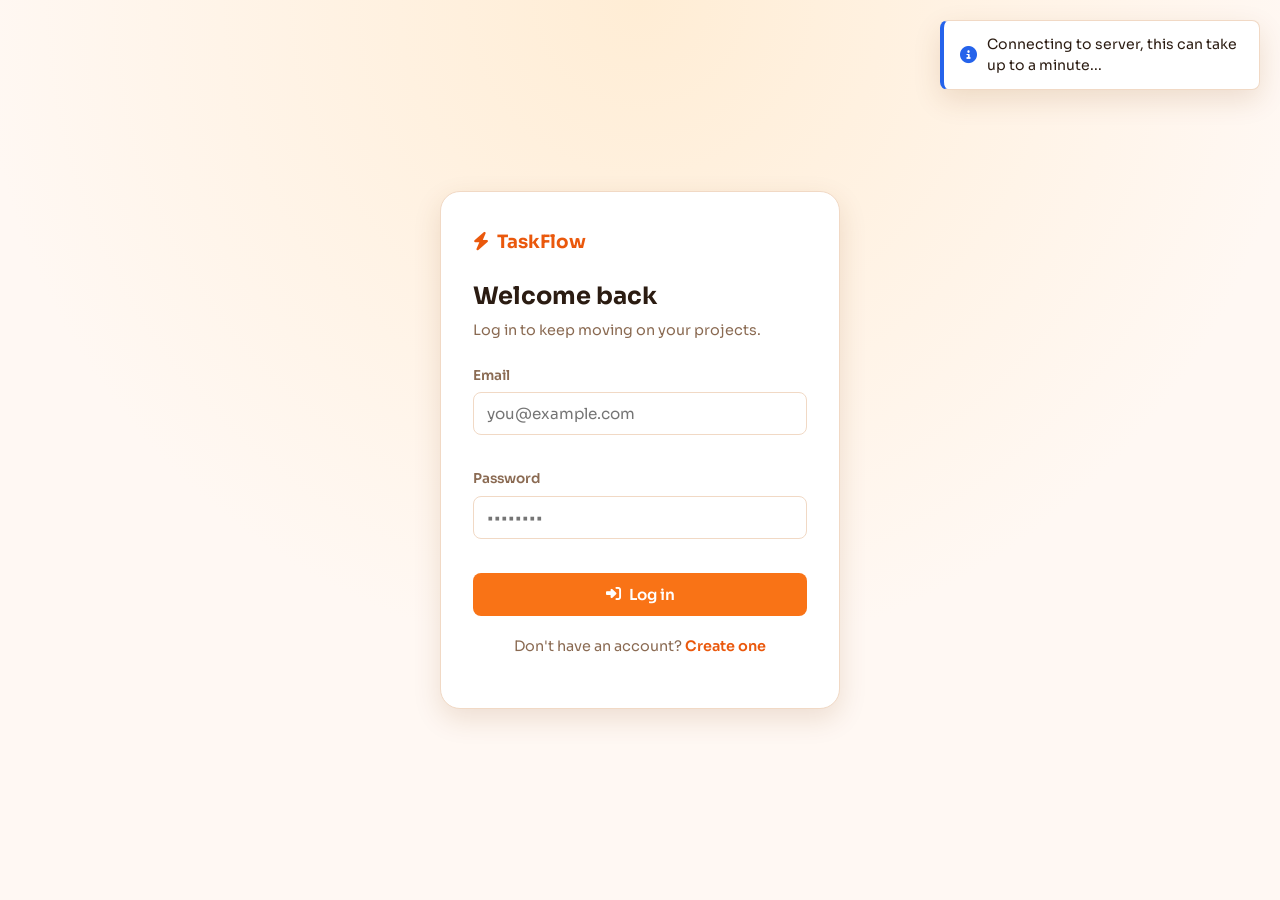
<file: frontend/index.html>
<!DOCTYPE html>
<html lang="en">
<head>
<meta charset="UTF-8">
<meta name="viewport" content="width=device-width, initial-scale=1.0">
<title>TaskFlow — Dashboard</title>
<link rel="icon" type="image/svg+xml" href="data:image/svg+xml,%3Csvg xmlns='http://www.w3.org/2000/svg' viewBox='0 0 100 100'%3E%3Crect width='100' height='100' rx='22' fill='%23f97316'/%3E%3Cpath d='M55 15 L28 55 H48 L42 85 L74 42 H52 Z' fill='white'/%3E%3C/svg%3E">

<link rel="preconnect" href="https://fonts.googleapis.com">
<link rel="preconnect" href="https://fonts.gstatic.com" crossorigin>
<link href="https://fonts.googleapis.com/css2?family=Sora:wght@400;500;600;700;800&display=swap" rel="stylesheet">
<link rel="stylesheet" href="https://cdnjs.cloudflare.com/ajax/libs/font-awesome/6.5.1/css/all.min.css">
<link rel="stylesheet" href="styles.css">
</head>
<body>

<header class="app-header">
  <div class="app-header-inner">
    <div class="brand">
      <i class="fa-solid fa-bolt"></i>
      <span>TaskFlow</span>
    </div>
    <div class="header-actions">
      <span id="current-user-name" class="current-user"></span>
      <button id="logout-btn" type="button" class="btn btn-ghost btn-small">
        <i class="fa-solid fa-right-from-bracket"></i> Logout
      </button>
    </div>
  </div>
</header>

<main class="app-main">

  <!-- ===== Projects view ===== -->
  <section id="projects-view" class="view">
    <div class="view-heading">
      <h1>Your Projects</h1>
      <p class="view-subtitle">Pick a project to see its tasks, or create a new one.</p>
    </div>

    <form id="add-project-form" class="inline-form" novalidate>
      <input type="text" id="project-name-input" placeholder="New project name">
      <input type="text" id="project-description-input" placeholder="Description (optional)">
      <button type="submit" class="btn btn-primary">
        <i class="fa-solid fa-plus"></i> Add project
      </button>
    </form>
    <span class="field-error" id="project-name-error"></span>

    <div id="projects-list" class="projects-grid"></div>
    <p id="projects-empty" class="empty-state hidden">
      <i class="fa-regular fa-folder-open"></i> No projects yet — create your first one above.
    </p>
  </section>

  <!-- ===== Tasks view ===== -->
  <section id="tasks-view" class="view hidden">
    <button id="back-to-projects" type="button" class="btn btn-ghost back-btn">
      <i class="fa-solid fa-arrow-left"></i> Back to projects
    </button>

    <div class="view-heading tasks-heading-row">
      <div>
        <h1 id="tasks-project-name"></h1>
        <p class="view-subtitle" id="tasks-project-description"></p>
      </div>
      <button type="button" id="open-add-task-btn" class="btn btn-primary">
        <i class="fa-solid fa-plus"></i> Add new task
      </button>
    </div>

    <div id="project-stats" class="stats-panel"></div>

    <div class="task-list-heading">
      <h2>Tasks</h2>
      <div class="task-list-controls">
        <div class="search-group">
          <div class="search-bar">
            <i class="fa-solid fa-magnifying-glass search-icon"></i>
            <input type="text" id="task-search-input" placeholder="Search by title...">
          </div>
          <label class="toggle-switch" for="exact-search-toggle">
            <input type="checkbox" id="exact-search-toggle">
            <span class="toggle-switch-track"><span class="toggle-switch-thumb"></span></span>
            <span class="toggle-switch-text">Exact search</span>
          </label>
        </div>
        <div class="sort-toggle" role="group" aria-label="Sort tasks">
          <span class="sort-toggle-label">Sort by</span>
          <button type="button" id="sort-priority-btn" class="toggle-btn" data-sort="priority">
            <i class="fa-solid fa-arrow-down-wide-short"></i> Priority
          </button>
          <button type="button" id="sort-due-date-btn" class="toggle-btn" data-sort="due_date">
            <i class="fa-regular fa-calendar"></i> Due date
          </button>
        </div>
      </div>
    </div>
    <div id="task-list" class="task-list"></div>
    <p id="task-list-empty" class="empty-state hidden">
      <i class="fa-regular fa-clipboard"></i> No tasks yet — add your first one above.
    </p>
    <div id="task-pagination" class="pagination hidden">
      <button type="button" id="task-prev-page-btn" class="btn btn-ghost btn-small">
        <i class="fa-solid fa-chevron-left"></i> Prev
      </button>
      <span id="task-page-indicator" class="pagination-indicator"></span>
      <button type="button" id="task-next-page-btn" class="btn btn-ghost btn-small">
        Next <i class="fa-solid fa-chevron-right"></i>
      </button>
    </div>
  </section>

</main>

<!-- ===== Add task modal ===== -->
<div id="add-task-modal" class="modal-overlay hidden">
  <div class="modal" role="dialog" aria-modal="true" aria-labelledby="add-task-modal-title">
    <div class="modal-header">
      <h2 id="add-task-modal-title">Add a new task</h2>
      <button type="button" id="close-add-task-modal-btn" class="icon-btn" title="Close">
        <i class="fa-solid fa-xmark"></i>
      </button>
    </div>

    <div class="task-forms">
      <form id="add-task-form" class="card task-form" novalidate>
        <h2><i class="fa-solid fa-list-check"></i> Add a task</h2>

        <div class="field">
          <label for="task-title-input">Title</label>
          <input type="text" id="task-title-input" placeholder="e.g. Design the landing page">
          <span class="field-error" id="task-title-error"></span>
        </div>

        <div class="field">
          <label for="task-description-input">Description (optional)</label>
          <textarea id="task-description-input" rows="2" placeholder="Any extra detail"></textarea>
        </div>

        <div class="field-row">
          <div class="field">
            <label for="task-due-date-input">Due date</label>
            <input type="text" id="task-due-date-input" placeholder="e.g. 2026-08-15">
          </div>
          <div class="field">
            <label for="task-priority-input">Priority</label>
            <select id="task-priority-input">
              <option value="low">Low</option>
              <option value="medium" selected>Medium</option>
              <option value="high">High</option>
            </select>
          </div>
        </div>

        <button type="submit" class="btn btn-primary btn-block">
          <i class="fa-solid fa-plus"></i> Add task
        </button>
      </form>

      <form id="quick-add-form" class="card task-form quick-add-form" novalidate>
        <h2><i class="fa-solid fa-wand-magic-sparkles"></i> Quick add with AI</h2>
        <p class="quick-add-hint">
          Describe the task in one sentence — priority and due date are picked up automatically.
        </p>

        <div class="field">
          <label for="quick-add-input">Description</label>
          <textarea id="quick-add-input" rows="4" placeholder="e.g. Finish the report next Friday, it's urgent"></textarea>
          <span class="field-error" id="quick-add-error"></span>
        </div>

        <button type="submit" class="btn btn-accent btn-block">
          <i class="fa-solid fa-wand-magic-sparkles"></i> Quick add
        </button>
      </form>
    </div>
  </div>
</div>

<div id="toast-container" class="toast-container"></div>

<script src="js/config.js"></script>
<script src="js/storage.js"></script>
<script src="js/api.js"></script>
<script src="js/toast.js"></script>
<script src="js/server-status.js"></script>
<script src="js/ui-utils.js"></script>
<script src="js/app.js"></script>
</body>
</html>
</file>
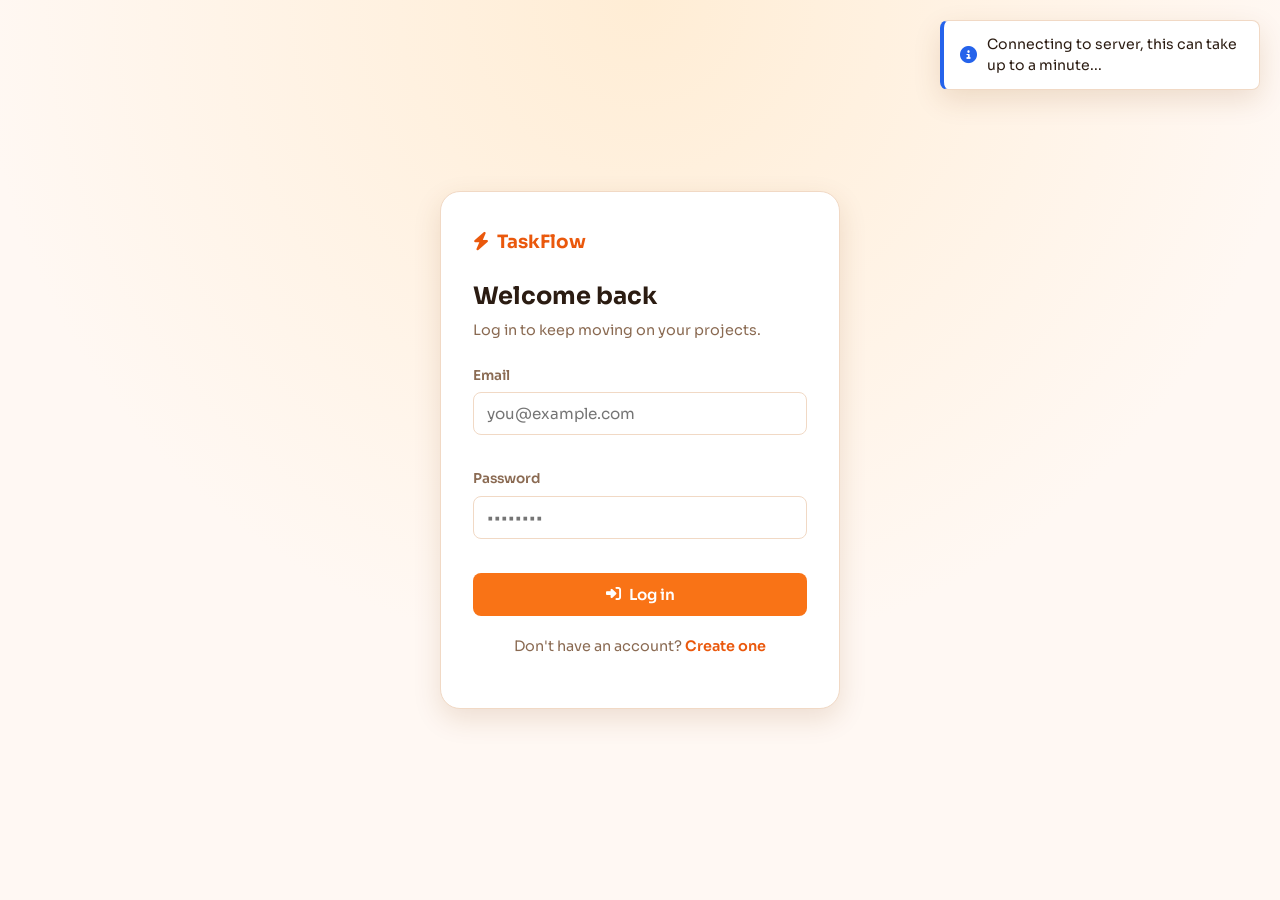
<file: frontend/login.html>
<!DOCTYPE html>
<html lang="en">
<head>
<meta charset="UTF-8">
<meta name="viewport" content="width=device-width, initial-scale=1.0">
<title>TaskFlow — Log in</title>
<link rel="icon" type="image/svg+xml" href="data:image/svg+xml,%3Csvg xmlns='http://www.w3.org/2000/svg' viewBox='0 0 100 100'%3E%3Crect width='100' height='100' rx='22' fill='%23f97316'/%3E%3Cpath d='M55 15 L28 55 H48 L42 85 L74 42 H52 Z' fill='white'/%3E%3C/svg%3E">

<link rel="preconnect" href="https://fonts.googleapis.com">
<link rel="preconnect" href="https://fonts.gstatic.com" crossorigin>
<link href="https://fonts.googleapis.com/css2?family=Sora:wght@400;500;600;700;800&display=swap" rel="stylesheet">
<link rel="stylesheet" href="https://cdnjs.cloudflare.com/ajax/libs/font-awesome/6.5.1/css/all.min.css">
<link rel="stylesheet" href="styles.css">
</head>
<body class="auth-body">

<div class="auth-card">
  <div class="auth-brand">
    <i class="fa-solid fa-bolt"></i>
    <span>TaskFlow</span>
  </div>

  <h1>Welcome back</h1>
  <p class="auth-subtitle">Log in to keep moving on your projects.</p>

  <form id="login-form" class="auth-form" novalidate>
    <div class="field">
      <label for="login-email">Email</label>
      <input type="email" id="login-email" name="email" placeholder="you@example.com" autocomplete="email">
      <span class="field-error" id="login-email-error"></span>
    </div>

    <div class="field">
      <label for="login-password">Password</label>
      <input type="password" id="login-password" name="password" placeholder="••••••••" autocomplete="current-password">
      <span class="field-error" id="login-password-error"></span>
    </div>

    <button type="submit" class="btn btn-primary btn-block">
      <i class="fa-solid fa-right-to-bracket"></i> Log in
    </button>
  </form>

  <p class="auth-switch">Don't have an account? <a href="register.html">Create one</a></p>
</div>

<div id="toast-container" class="toast-container"></div>

<script src="js/config.js"></script>
<script src="js/storage.js"></script>
<script src="js/api.js"></script>
<script src="js/toast.js"></script>
<script src="js/server-status.js"></script>
<script src="js/ui-utils.js"></script>
<script src="js/auth.js"></script>
</body>
</html>
</file>
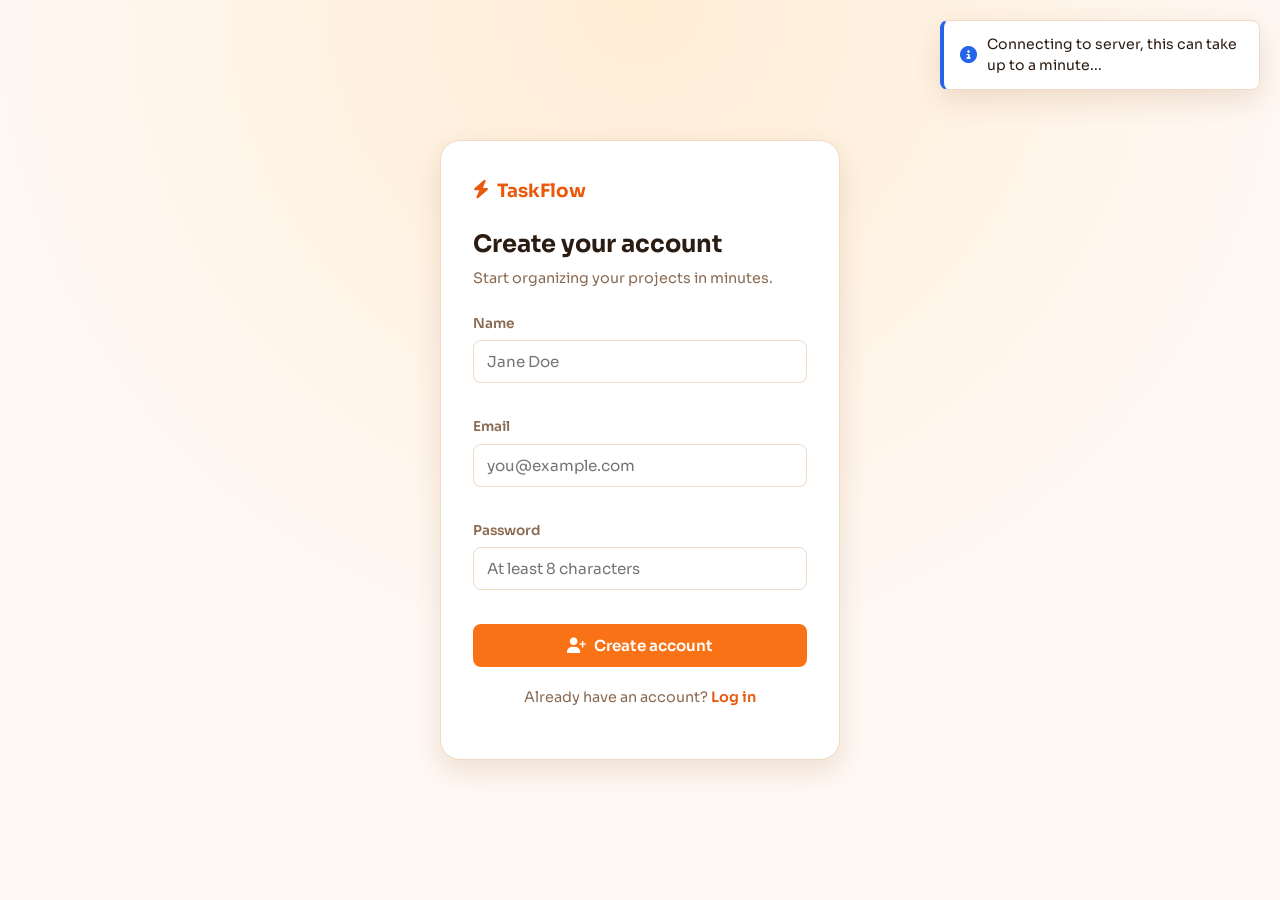
<file: frontend/register.html>
<!DOCTYPE html>
<html lang="en">
<head>
<meta charset="UTF-8">
<meta name="viewport" content="width=device-width, initial-scale=1.0">
<title>TaskFlow — Create account</title>
<link rel="icon" type="image/svg+xml" href="data:image/svg+xml,%3Csvg xmlns='http://www.w3.org/2000/svg' viewBox='0 0 100 100'%3E%3Crect width='100' height='100' rx='22' fill='%23f97316'/%3E%3Cpath d='M55 15 L28 55 H48 L42 85 L74 42 H52 Z' fill='white'/%3E%3C/svg%3E">

<link rel="preconnect" href="https://fonts.googleapis.com">
<link rel="preconnect" href="https://fonts.gstatic.com" crossorigin>
<link href="https://fonts.googleapis.com/css2?family=Sora:wght@400;500;600;700;800&display=swap" rel="stylesheet">
<link rel="stylesheet" href="https://cdnjs.cloudflare.com/ajax/libs/font-awesome/6.5.1/css/all.min.css">
<link rel="stylesheet" href="styles.css">
</head>
<body class="auth-body">

<div class="auth-card">
  <div class="auth-brand">
    <i class="fa-solid fa-bolt"></i>
    <span>TaskFlow</span>
  </div>

  <h1>Create your account</h1>
  <p class="auth-subtitle">Start organizing your projects in minutes.</p>

  <form id="register-form" class="auth-form" novalidate>
    <div class="field">
      <label for="register-name">Name</label>
      <input type="text" id="register-name" name="name" placeholder="Jane Doe" autocomplete="name">
      <span class="field-error" id="register-name-error"></span>
    </div>

    <div class="field">
      <label for="register-email">Email</label>
      <input type="email" id="register-email" name="email" placeholder="you@example.com" autocomplete="email">
      <span class="field-error" id="register-email-error"></span>
    </div>

    <div class="field">
      <label for="register-password">Password</label>
      <input type="password" id="register-password" name="password" placeholder="At least 8 characters" autocomplete="new-password">
      <span class="field-error" id="register-password-error"></span>
    </div>

    <button type="submit" class="btn btn-primary btn-block">
      <i class="fa-solid fa-user-plus"></i> Create account
    </button>
  </form>

  <p class="auth-switch">Already have an account? <a href="login.html">Log in</a></p>
</div>

<div id="toast-container" class="toast-container"></div>

<script src="js/config.js"></script>
<script src="js/storage.js"></script>
<script src="js/api.js"></script>
<script src="js/toast.js"></script>
<script src="js/server-status.js"></script>
<script src="js/ui-utils.js"></script>
<script src="js/auth.js"></script>
</body>
</html>
</file>
<file: frontend/styles.css>
/* ===== Theme tokens ===== */
:root {
  --font-sans: 'Sora', system-ui, -apple-system, sans-serif;

  --color-primary: #f97316;
  --color-primary-dark: #ea580c;
  --color-primary-darker: #c2410c;
  --color-primary-light: #ffedd5;

  --color-bg: #fff8f3;
  --color-surface: #ffffff;
  --color-surface-alt: #fffaf5;
  --color-border: #f1d9c5;
  --color-text: #2b1c12;
  --color-text-muted: #8a6a52;

  --color-success: #16a34a;
  --color-success-bg: #dcfce7;
  --color-danger: #dc2626;
  --color-danger-bg: #fee2e2;
  --color-info: #2563eb;
  --color-info-bg: #dbeafe;
  --color-warning-bg: #fef3c7;
  --color-warning-text: #b45309;

  --radius-sm: 8px;
  --radius-md: 14px;
  --radius-lg: 20px;

  --shadow-sm: 0 1px 3px rgba(124, 65, 8, 0.1);
  --shadow-md: 0 10px 28px rgba(124, 65, 8, 0.14);

  --transition-fast: 150ms ease;
}

/* ===== Reset & base ===== */
*, *::before, *::after {
  box-sizing: border-box;
}

html, body {
  margin: 0;
  padding: 0;
}

body {
  font-family: var(--font-sans);
  background: var(--color-bg);
  color: var(--color-text);
  line-height: 1.5;
  -webkit-font-smoothing: antialiased;
}

h1, h2, h3 {
  font-family: var(--font-sans);
  margin: 0;
}

a {
  color: inherit;
}

.hidden {
  display: none !important;
}

/* ===== Buttons ===== */
.btn {
  display: inline-flex;
  align-items: center;
  justify-content: center;
  gap: 8px;
  padding: 11px 20px;
  border-radius: var(--radius-sm);
  border: 1px solid transparent;
  font-family: inherit;
  font-weight: 600;
  font-size: 0.95rem;
  cursor: pointer;
  transition: background var(--transition-fast), transform var(--transition-fast),
    box-shadow var(--transition-fast), border-color var(--transition-fast);
}

.btn:active {
  transform: scale(0.97);
}

.btn:focus-visible {
  outline: 2px solid var(--color-primary-dark);
  outline-offset: 2px;
}

.btn:disabled {
  opacity: 0.6;
  cursor: not-allowed;
  transform: none;
}

.btn-primary {
  background: var(--color-primary);
  color: #fff;
}

.btn-primary:hover:not(:disabled) {
  background: var(--color-primary-dark);
  box-shadow: var(--shadow-sm);
}

.btn-accent {
  background: #fff;
  color: var(--color-primary-darker);
  border-color: var(--color-primary);
}

.btn-accent:hover:not(:disabled) {
  background: var(--color-primary-light);
}

.btn-ghost {
  background: transparent;
  color: var(--color-text-muted);
  border-color: var(--color-border);
}

.btn-ghost:hover:not(:disabled) {
  border-color: var(--color-primary);
  color: var(--color-primary-dark);
  background: var(--color-primary-light);
}

.btn-block {
  width: 100%;
}

.btn-small {
  padding: 7px 14px;
  font-size: 0.85rem;
}

.icon-btn {
  width: 36px;
  height: 36px;
  border-radius: 50%;
  border: 1px solid var(--color-border);
  background: var(--color-surface);
  color: var(--color-text-muted);
  display: inline-flex;
  align-items: center;
  justify-content: center;
  cursor: pointer;
  transition: all var(--transition-fast);
  flex-shrink: 0;
}

.icon-btn:hover {
  border-color: var(--color-primary);
  color: var(--color-primary-dark);
  background: var(--color-primary-light);
  transform: translateY(-1px);
}

.icon-btn-danger:hover {
  border-color: var(--color-danger);
  color: var(--color-danger);
  background: var(--color-danger-bg);
}

/* ===== Form fields ===== */
input[type="text"],
input[type="email"],
input[type="password"],
textarea,
select {
  font-family: inherit;
  font-size: 0.95rem;
  padding: 11px 13px;
  border: 1px solid var(--color-border);
  border-radius: var(--radius-sm);
  background: var(--color-surface);
  color: var(--color-text);
  width: 100%;
  transition: border-color var(--transition-fast), box-shadow var(--transition-fast);
}

textarea {
  resize: vertical;
  font-family: inherit;
}

input:focus,
textarea:focus,
select:focus {
  outline: none;
  border-color: var(--color-primary);
  box-shadow: 0 0 0 3px var(--color-primary-light);
}

/* ===== Custom select (priority/status dropdowns) ===== */
select {
  appearance: none;
  -webkit-appearance: none;
  -moz-appearance: none;
  padding-right: 38px;
  text-transform: capitalize;
  cursor: pointer;
  background-image: url("data:image/svg+xml,%3Csvg xmlns='http://www.w3.org/2000/svg' viewBox='0 0 20 20' fill='none' stroke='%238a6a52' stroke-width='2' stroke-linecap='round' stroke-linejoin='round'%3E%3Cpolyline points='5 8 10 13 15 8'/%3E%3C/svg%3E");
  background-repeat: no-repeat;
  background-position: right 12px center;
  background-size: 14px;
}

select:hover {
  border-color: var(--color-primary);
}

select:focus {
  background-image: url("data:image/svg+xml,%3Csvg xmlns='http://www.w3.org/2000/svg' viewBox='0 0 20 20' fill='none' stroke='%23f97316' stroke-width='2' stroke-linecap='round' stroke-linejoin='round'%3E%3Cpolyline points='5 8 10 13 15 8'/%3E%3C/svg%3E");
}

select option {
  color: var(--color-text);
  background: var(--color-surface);
  text-transform: capitalize;
}

.field {
  display: flex;
  flex-direction: column;
  gap: 6px;
  margin-bottom: 14px;
}

.field label {
  font-size: 0.85rem;
  font-weight: 600;
  color: var(--color-text-muted);
}

.field-error {
  display: block;
  min-height: 1.1em;
  color: var(--color-danger);
  font-size: 0.8rem;
}

.field-row {
  display: flex;
  gap: 14px;
}

.field-row .field {
  flex: 1;
}

.inline-form {
  display: flex;
  gap: 12px;
  flex-wrap: wrap;
  align-items: flex-start;
}

.inline-form input {
  flex: 1;
  min-width: 180px;
}

/* ===== App header (sticky) ===== */
.app-header {
  position: sticky;
  top: 0;
  z-index: 50;
  background: linear-gradient(135deg, var(--color-primary), var(--color-primary-dark));
  color: #fff;
  padding: 16px 24px;
  box-shadow: var(--shadow-md);
}

.app-header-inner {
  max-width: 1080px;
  margin: 0 auto;
  display: flex;
  align-items: center;
  justify-content: space-between;
  gap: 16px;
}

.brand {
  display: flex;
  align-items: center;
  gap: 10px;
  font-weight: 700;
  font-size: 1.25rem;
}

.header-actions {
  display: flex;
  align-items: center;
  gap: 14px;
}

.current-user {
  font-size: 0.9rem;
  opacity: 0.9;
}

.app-header .btn-ghost {
  color: #fff;
  border-color: rgba(255, 255, 255, 0.5);
}

.app-header .btn-ghost:hover {
  background: rgba(255, 255, 255, 0.18);
  color: #fff;
  border-color: #fff;
}

/* ===== Main layout ===== */
.app-main {
  max-width: 1080px;
  margin: 0 auto;
  padding: 32px 24px 64px;
}

.view-heading h1 {
  font-size: 1.6rem;
  margin-bottom: 4px;
}

.view-subtitle {
  color: var(--color-text-muted);
  margin: 0 0 20px;
}

.tasks-heading-row {
  display: flex;
  align-items: center;
  justify-content: space-between;
  gap: 20px;
}

.tasks-heading-row > div {
  min-width: 0;
  flex: 1;
}

.tasks-heading-row > .btn {
  flex-shrink: 0;
}

.back-btn {
  margin-bottom: 16px;
}

/* ===== Cards ===== */
.card {
  background: var(--color-surface);
  border: 1px solid var(--color-border);
  border-radius: var(--radius-lg);
  padding: 24px;
  margin: 0;
  box-shadow: var(--shadow-sm);
}

.card h2 {
  display: flex;
  align-items: center;
  gap: 8px;
  font-size: 1.1rem;
  margin-bottom: 16px;
  color: var(--color-primary-darker);
}

/* ===== Projects ===== */
.projects-grid {
  display: grid;
  grid-template-columns: repeat(3, 1fr);
  gap: 20px;
  margin-top: 24px;
}

.project-card {
  background: var(--color-surface);
  border: 1px solid var(--color-border);
  border-radius: var(--radius-lg);
  padding: 20px;
  margin: 0;
  cursor: pointer;
  transition: transform var(--transition-fast), box-shadow var(--transition-fast),
    border-color var(--transition-fast);
}

.project-card:hover {
  transform: translateY(-3px);
  box-shadow: var(--shadow-md);
  border-color: var(--color-primary);
}

.project-card-header {
  display: flex;
  justify-content: space-between;
  align-items: flex-start;
  gap: 10px;
}

.project-card-header h3 {
  font-size: 1.05rem;
  word-break: break-word;
}

.project-card-description {
  color: var(--color-text-muted);
  font-size: 0.88rem;
  margin: 10px 0 0;
}

.project-card-footer {
  margin-top: 16px;
  display: flex;
  flex-wrap: wrap;
  gap: 8px;
}

.empty-state {
  text-align: center;
  color: var(--color-text-muted);
  padding: 32px 16px;
}

/* ===== Task forms ===== */
.task-forms {
  display: grid;
  grid-template-columns: 1fr 1fr;
  gap: 24px;
  margin: 24px 0 32px;
}

.modal .task-forms {
  margin: 0;
}

/* ===== Add task modal ===== */
.modal-overlay {
  position: fixed;
  inset: 0;
  background: rgba(43, 28, 18, 0.45);
  display: flex;
  align-items: center;
  justify-content: center;
  padding: 24px;
  z-index: 200;
}

.modal {
  background: var(--color-bg);
  border-radius: var(--radius-lg);
  padding: 28px;
  max-width: 900px;
  width: 100%;
  max-height: 90vh;
  overflow-y: auto;
  box-shadow: var(--shadow-md);
}

.modal-header {
  display: flex;
  align-items: center;
  justify-content: space-between;
  gap: 12px;
  margin-bottom: 20px;
}

.modal-header h2 {
  font-size: 1.25rem;
  color: var(--color-primary-darker);
}

.quick-add-hint {
  color: var(--color-text-muted);
  font-size: 0.85rem;
  margin: -8px 0 14px;
}

.task-list-heading {
  display: flex;
  align-items: center;
  justify-content: space-between;
  flex-wrap: wrap;
  gap: 10px;
  margin-bottom: 8px;
}

.task-list-controls {
  display: flex;
  align-items: center;
  gap: 28px;
  flex-wrap: wrap;
}

/* ===== Search ===== */
.search-group {
  display: flex;
  align-items: center;
  gap: 12px;
  flex-wrap: wrap;
}

.search-bar {
  position: relative;
  flex: 1;
  min-width: 180px;
  max-width: 260px;
}

.search-bar input {
  padding-left: 34px;
}

.search-icon {
  position: absolute;
  left: 12px;
  top: 50%;
  transform: translateY(-50%);
  color: var(--color-text-muted);
  font-size: 0.85rem;
  pointer-events: none;
}

/* ===== Toggle switch ===== */
.toggle-switch {
  display: inline-flex;
  align-items: center;
  gap: 8px;
  cursor: pointer;
  font-size: 0.82rem;
  font-weight: 600;
  color: var(--color-text-muted);
  user-select: none;
}

.toggle-switch input {
  position: absolute;
  opacity: 0;
  width: 0;
  height: 0;
}

.toggle-switch-track {
  position: relative;
  width: 38px;
  height: 22px;
  border-radius: 999px;
  background: var(--color-border);
  transition: background var(--transition-fast);
  flex-shrink: 0;
}

.toggle-switch-thumb {
  position: absolute;
  top: 2px;
  left: 2px;
  width: 18px;
  height: 18px;
  border-radius: 50%;
  background: #fff;
  box-shadow: var(--shadow-sm);
  transition: transform var(--transition-fast);
}

.toggle-switch input:checked + .toggle-switch-track {
  background: var(--color-primary);
}

.toggle-switch input:checked + .toggle-switch-track .toggle-switch-thumb {
  transform: translateX(16px);
}

.toggle-switch input:focus-visible + .toggle-switch-track {
  outline: 2px solid var(--color-primary-dark);
  outline-offset: 2px;
}

/* ===== Sort toggle ===== */
.sort-toggle {
  display: flex;
  align-items: center;
  gap: 8px;
  flex-wrap: wrap;
}

.sort-toggle-label {
  font-size: 0.82rem;
  color: var(--color-text-muted);
  font-weight: 600;
}

.toggle-btn {
  display: inline-flex;
  align-items: center;
  gap: 6px;
  padding: 7px 14px;
  border-radius: 999px;
  border: 1px solid var(--color-border);
  background: var(--color-surface);
  color: var(--color-text-muted);
  font-family: inherit;
  font-size: 0.82rem;
  font-weight: 600;
  cursor: pointer;
  transition: all var(--transition-fast);
}

.toggle-btn:hover:not(:disabled) {
  border-color: var(--color-primary);
  color: var(--color-primary-dark);
}

.toggle-btn:focus-visible {
  outline: 2px solid var(--color-primary-dark);
  outline-offset: 2px;
}

.toggle-btn.active {
  background: var(--color-primary);
  border-color: var(--color-primary);
  color: #fff;
}

.toggle-btn:disabled {
  opacity: 0.6;
  cursor: not-allowed;
}

/* ===== Project stats panel ===== */
.stats-panel {
  display: flex;
  gap: 16px;
  flex-wrap: wrap;
  margin: 0 0 28px;
}

.stat-tile {
  display: flex;
  align-items: center;
  gap: 12px;
  padding: 16px 20px;
  border: 1px solid var(--color-border);
  border-radius: var(--radius-md);
  background: var(--color-surface);
  box-shadow: var(--shadow-sm);
  flex: 1;
  min-width: 140px;
}

.stat-tile i {
  font-size: 1.3rem;
  color: var(--color-primary);
  flex-shrink: 0;
}

.stat-tile-text {
  display: flex;
  flex-direction: column;
  min-width: 0;
}

.stat-value {
  font-size: 1.4rem;
  font-weight: 700;
  line-height: 1.2;
}

.stat-label {
  font-size: 0.78rem;
  color: var(--color-text-muted);
  text-transform: capitalize;
}

/* ===== Task list (deliberate box model) ===== */
.task-list {
  padding: 20px;
  border: 1px solid var(--color-border);
  border-radius: var(--radius-lg);
  margin: 16px 0 32px;
  background: var(--color-surface);
  display: flex;
  flex-direction: column;
  gap: 14px;
}

/* ===== Pagination ===== */
.pagination {
  display: flex;
  align-items: center;
  justify-content: center;
  gap: 16px;
  margin: 4px 0 32px;
}

.pagination-indicator {
  font-size: 0.85rem;
  color: var(--color-text-muted);
  font-weight: 600;
  min-width: 90px;
  text-align: center;
}

.task-item {
  display: flex;
  justify-content: space-between;
  align-items: flex-start;
  gap: 16px;
  padding: 16px 18px;
  border: 1px solid var(--color-border);
  border-radius: var(--radius-md);
  margin: 0;
  background: var(--color-surface-alt);
  transition: border-color var(--transition-fast), transform var(--transition-fast),
    box-shadow var(--transition-fast);
}

.task-item:hover {
  border-color: var(--color-primary);
  box-shadow: var(--shadow-sm);
  transform: translateY(-1px);
}

.task-main {
  flex: 1;
  min-width: 0;
}

.task-title-row {
  display: flex;
  align-items: center;
  gap: 8px;
}

.status-dot {
  width: 9px;
  height: 9px;
  border-radius: 50%;
  background: #f59e0b;
  flex-shrink: 0;
}

.status-dot.status-in_progress {
  background: var(--color-info);
}

.status-dot.status-completed {
  background: var(--color-success);
}

.task-title {
  font-weight: 600;
  word-break: break-word;
}

.task-title-done {
  text-decoration: line-through;
  color: var(--color-text-muted);
}

.task-description {
  margin: 6px 0 0;
  color: var(--color-text-muted);
  font-size: 0.88rem;
  word-break: break-word;
}

.task-meta {
  display: flex;
  gap: 8px;
  flex-wrap: wrap;
  margin-top: 10px;
}

.task-actions {
  display: flex;
  gap: 8px;
  flex-shrink: 0;
}

.task-edit-form {
  display: flex;
  flex-direction: column;
  gap: 10px;
  width: 100%;
}

/* ===== Cutout/floating labels (task edit form only) ===== */
.field-outlined {
  position: relative;
  margin-top: 10px;
}

.field-outlined label {
  position: absolute;
  top: -8px;
  left: 10px;
  padding: 0 6px;
  background: var(--color-surface-alt);
  color: var(--color-text-muted);
  font-size: 0.7rem;
  font-weight: 700;
  text-transform: uppercase;
  letter-spacing: 0.04em;
  pointer-events: none;
  border-radius: 4px;
}

.field-row .field-outlined {
  flex: 1;
}

/* ===== Badges ===== */
.badge {
  display: inline-flex;
  align-items: center;
  gap: 5px;
  padding: 4px 10px;
  border-radius: 999px;
  font-size: 0.74rem;
  font-weight: 600;
  text-transform: capitalize;
}

.badge-priority-low { background: var(--color-success-bg); color: #15803d; }
.badge-priority-medium { background: var(--color-warning-bg); color: var(--color-warning-text); }
.badge-priority-high { background: var(--color-danger-bg); color: #b91c1c; }

.badge-status-pending { background: #f1f5f9; color: #475569; }
.badge-status-in_progress { background: var(--color-info-bg); color: #1d4ed8; }
.badge-status-completed { background: var(--color-success-bg); color: #15803d; }

.badge-due,
.badge-count {
  background: var(--color-primary-light);
  color: var(--color-primary-darker);
}

/* ===== Toasts ===== */
.toast-container {
  position: fixed;
  top: 20px;
  right: 20px;
  display: flex;
  flex-direction: column;
  gap: 10px;
  z-index: 999;
  max-width: 320px;
}

.toast {
  display: flex;
  align-items: center;
  gap: 10px;
  padding: 13px 16px;
  border-radius: var(--radius-sm);
  background: var(--color-surface);
  border: 1px solid var(--color-border);
  box-shadow: var(--shadow-md);
  font-size: 0.88rem;
  opacity: 0;
  transform: translateX(24px);
  transition: opacity 220ms ease, transform 220ms ease;
}

.toast-visible {
  opacity: 1;
  transform: translateX(0);
}

.toast-success { border-left: 4px solid var(--color-success); }
.toast-error { border-left: 4px solid var(--color-danger); }
.toast-info { border-left: 4px solid var(--color-info); }

.toast-icon { font-size: 1.05rem; }
.toast-success .toast-icon { color: var(--color-success); }
.toast-error .toast-icon { color: var(--color-danger); }
.toast-info .toast-icon { color: var(--color-info); }

/* ===== Auth pages ===== */
.auth-body {
  min-height: 100vh;
  display: flex;
  align-items: center;
  justify-content: center;
  background: radial-gradient(circle at top, #ffedd5, #fff8f3 60%);
  padding: 24px;
}

.auth-card {
  width: 100%;
  max-width: 400px;
  background: var(--color-surface);
  border: 1px solid var(--color-border);
  border-radius: var(--radius-lg);
  padding: 36px 32px;
  margin: 0;
  box-shadow: var(--shadow-md);
}

.auth-brand {
  display: flex;
  align-items: center;
  gap: 8px;
  color: var(--color-primary-dark);
  font-weight: 700;
  font-size: 1.15rem;
  margin-bottom: 22px;
}

.auth-card h1 {
  font-size: 1.5rem;
  margin: 0 0 6px;
}

.auth-subtitle {
  color: var(--color-text-muted);
  margin: 0 0 24px;
  font-size: 0.9rem;
}

.auth-switch {
  margin-top: 20px;
  font-size: 0.9rem;
  text-align: center;
  color: var(--color-text-muted);
}

.auth-switch a {
  color: var(--color-primary-dark);
  font-weight: 600;
  text-decoration: none;
}

.auth-switch a:hover {
  text-decoration: underline;
}

/* ===== Responsive breakpoints ===== */
@media (max-width: 768px) {
  .task-forms {
    grid-template-columns: 1fr;
  }

  .projects-grid {
    grid-template-columns: repeat(2, 1fr);
  }

  .app-main {
    padding: 24px 16px 48px;
  }
}

@media (max-width: 480px) {
  .field-row {
    flex-direction: column;
  }

  .projects-grid {
    grid-template-columns: 1fr;
  }

  .app-header-inner {
    flex-direction: column;
    align-items: flex-start;
    gap: 10px;
  }

  .task-item {
    flex-direction: column;
  }

  .task-actions {
    align-self: flex-end;
  }

  .stat-tile {
    min-width: 100%;
  }

  .sort-toggle {
    width: 100%;
  }

  .task-list-controls {
    width: 100%;
  }

  .search-group {
    width: 100%;
  }

  .search-bar {
    max-width: none;
    width: 100%;
  }

  .modal {
    padding: 20px;
  }

  .auth-card {
    padding: 28px 20px;
  }

  .inline-form {
    flex-direction: column;
  }

  .inline-form input {
    min-width: 0;
    width: 100%;
  }
}
</file>
